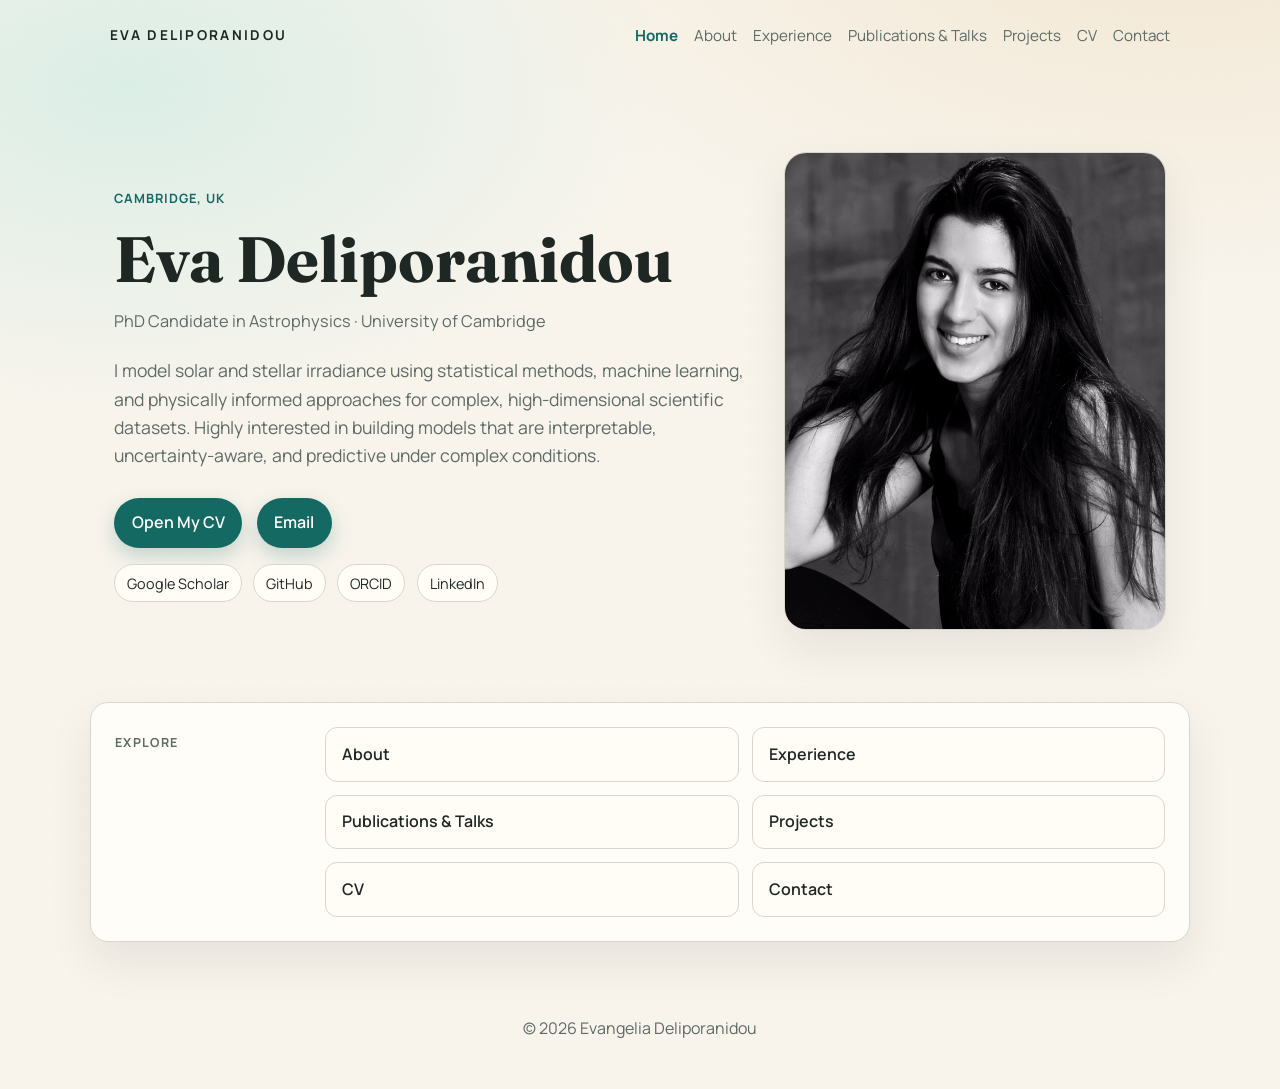
<file: index.html>
<!DOCTYPE html>
<html lang="en">
  <head>
    <meta charset="UTF-8" />
    <meta name="viewport" content="width=device-width, initial-scale=1.0" />
    <title>Evangelia (Eva) Deliporanidou</title>
    <meta
      name="description"
      content="Personal website of Evangelia (Eva) Deliporanidou, PhD candidate in Astrophysics at the University of Cambridge."
    />
    <link rel="preconnect" href="https://fonts.googleapis.com" />
    <link rel="preconnect" href="https://fonts.gstatic.com" crossorigin />
    <link
      href="https://fonts.googleapis.com/css2?family=Fraunces:opsz,wght@9..144,300;9..144,500;9..144,700&family=Manrope:wght@400;500;700&display=swap"
      rel="stylesheet"
    />
    <link rel="stylesheet" href="styles.css" />
  </head>
  <body>
    <div class="grain"></div>
    <header class="site-header">
      <a class="wordmark" href="index.html">EVA DELIPORANIDOU</a>
      <nav class="site-nav" aria-label="Main navigation">
        <a class="active" href="index.html">Home</a>
        <a href="about.html">About</a>
        <a href="experience.html">Experience</a>
        <a href="publications-talks.html">Publications & Talks</a>
        <a href="projects.html">Projects</a>
        <a href="cv.html">CV</a>
        <a href="contact.html">Contact</a>
      </nav>
    </header>

    <main id="top">
      <section class="hero hero-grid reveal">
        <div class="hero-text">
          <p class="eyebrow">Cambridge, UK</p>
          <h1>Eva Deliporanidou</h1>
          <p class="hero-subtitle">PhD Candidate in Astrophysics · University of Cambridge</p>
          <p class="hero-copy">
            I model solar and stellar irradiance using statistical methods,
            machine learning, and physically informed approaches for complex,
            high-dimensional scientific datasets.

            Highly interested in building models that are interpretable, uncertainty-aware, and predictive under complex conditions.
          </p>
          <div class="hero-actions">
            <a class="button" href="cv.html" aria-label="Open my CV page">Open My CV</a>
            <a class="button" href="mailto:evadeliporanidou@gmail.com">Email</a>
          </div>
          <div class="profile-links">
            <a href="https://scholar.google.com/citations?user=Q_pT5YkAAAAJ&hl=en" target="_blank" rel="noopener">Google Scholar</a>
            <a href="https://github.com/evadelip" target="_blank" rel="noopener">GitHub</a>
            <a href="https://orcid.org/0009-0000-0209-4387" target="_blank" rel="noopener">ORCID</a>
            <a href="https://www.linkedin.com/in/evadeliporanidou" target="_blank" rel="noopener">LinkedIn</a>
          </div>
        </div>
        <figure class="hero-photo-wrap">
          <img class="hero-photo" src="/images/IMG_2268.PNG" alt="Portrait of Evangelia Deliporanidou" />
        </figure>
      </section>

      <section class="panel reveal">
        <div class="panel-title">Explore</div>
        <div class="panel-content section-links">
          <a href="about.html">About</a>
          <a href="experience.html">Experience</a>
          <a href="publications-talks.html">Publications & Talks</a>
          <a href="projects.html">Projects</a>
          <a href="cv.html">CV</a>
          <a href="contact.html">Contact</a>
        </div>
      </section>
    </main>

    <footer class="site-footer">
      <p>© <span id="year"></span> Evangelia Deliporanidou</p>
    </footer>

    <script src="script.js"></script>
  </body>
</html>
</file>
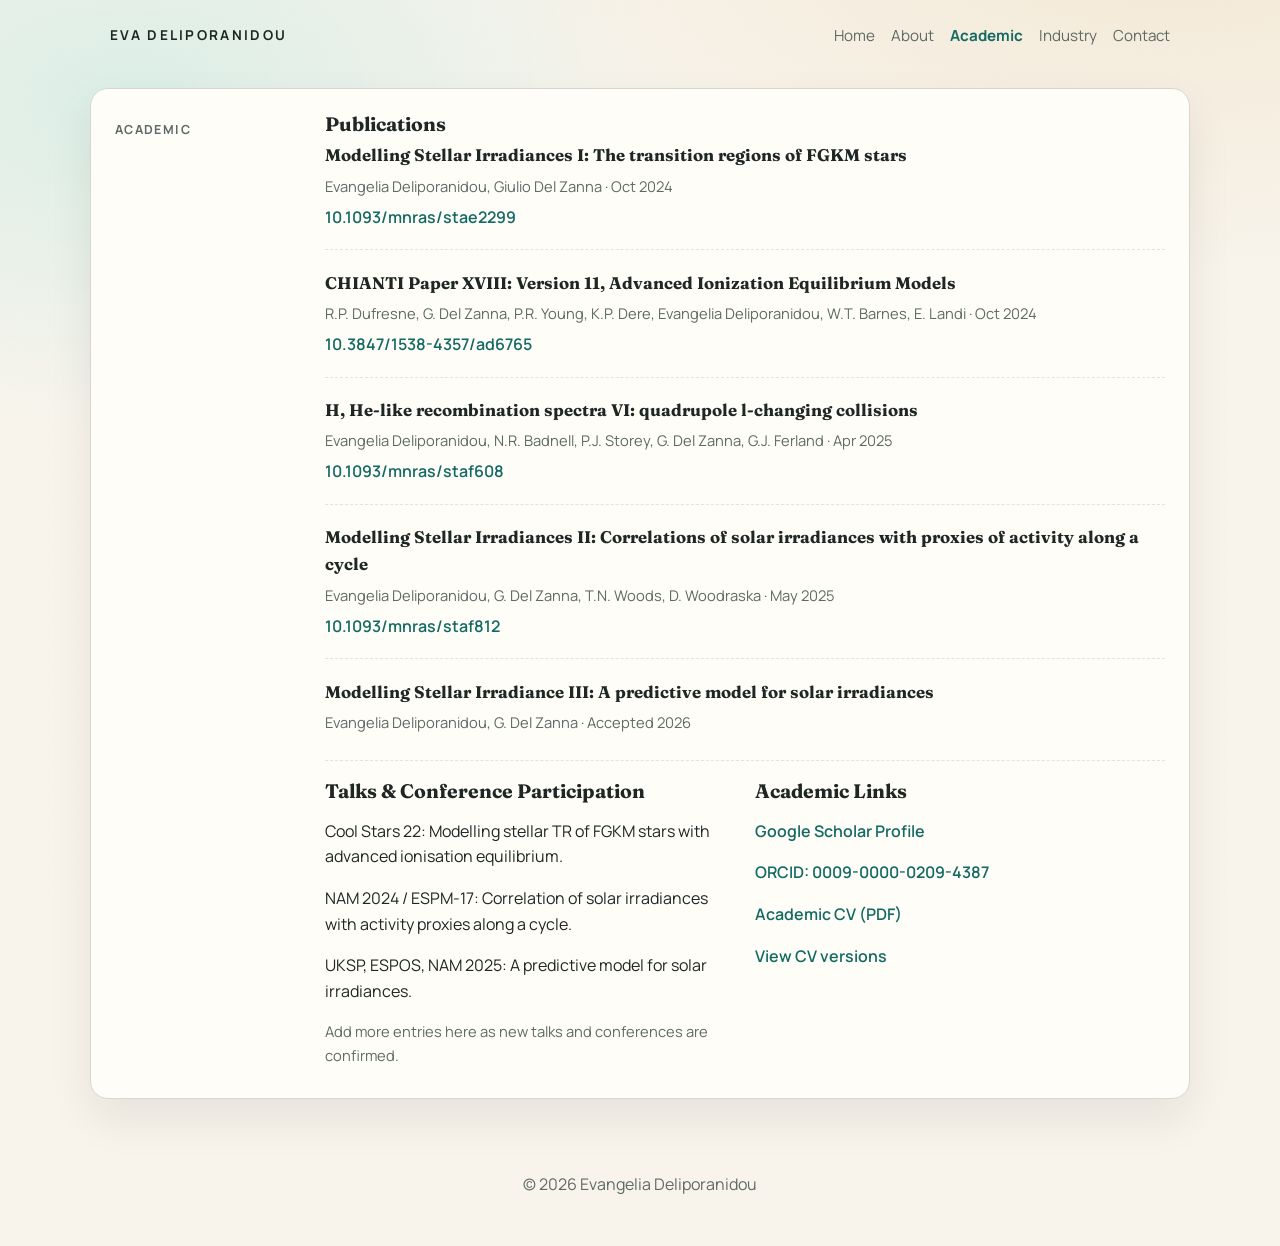
<file: academic.html>
<!DOCTYPE html>
<html lang="en">
  <head>
    <meta charset="UTF-8" />
    <meta name="viewport" content="width=device-width, initial-scale=1.0" />
    <title>Academic | Evangelia Deliporanidou</title>
    <meta
      name="description"
      content="Academic work of Evangelia (Eva) Deliporanidou, including publications, talks, and conference participation."
    />
    <link rel="preconnect" href="https://fonts.googleapis.com" />
    <link rel="preconnect" href="https://fonts.gstatic.com" crossorigin />
    <link
      href="https://fonts.googleapis.com/css2?family=Fraunces:opsz,wght@9..144,300;9..144,500;9..144,700&family=Manrope:wght@400;500;700&display=swap"
      rel="stylesheet"
    />
    <link rel="stylesheet" href="styles.css" />
  </head>
  <body>
    <div class="grain"></div>
    <header class="site-header">
      <a class="wordmark" href="index.html">EVA DELIPORANIDOU</a>
      <nav class="site-nav" aria-label="Main navigation">
        <a href="index.html">Home</a>
        <a href="about.html">About</a>
        <a class="active" href="academic.html">Academic</a>
        <a href="industry.html">Industry</a>
        <a href="contact.html">Contact</a>
      </nav>
    </header>

    <main>
      <section class="panel reveal">
        <div class="panel-title">Academic</div>
        <div class="panel-content section-stack">
          <div>
            <h3>Publications</h3>
            <article>
              <h4>Modelling Stellar Irradiances I: The transition regions of FGKM stars</h4>
              <p class="meta">Evangelia Deliporanidou, Giulio Del Zanna · Oct 2024</p>
              <a href="https://doi.org/10.1093/mnras/stae2299" target="_blank" rel="noopener">10.1093/mnras/stae2299</a>
            </article>
            <article>
              <h4>CHIANTI Paper XVIII: Version 11, Advanced Ionization Equilibrium Models</h4>
              <p class="meta">R.P. Dufresne, G. Del Zanna, P.R. Young, K.P. Dere, Evangelia Deliporanidou, W.T. Barnes, E. Landi · Oct 2024</p>
              <a href="https://doi.org/10.3847/1538-4357/ad6765" target="_blank" rel="noopener">10.3847/1538-4357/ad6765</a>
            </article>
            <article>
              <h4>H, He-like recombination spectra VI: quadrupole l-changing collisions</h4>
              <p class="meta">Evangelia Deliporanidou, N.R. Badnell, P.J. Storey, G. Del Zanna, G.J. Ferland · Apr 2025</p>
              <a href="https://doi.org/10.1093/mnras/staf608" target="_blank" rel="noopener">10.1093/mnras/staf608</a>
            </article>
            <article>
              <h4>Modelling Stellar Irradiances II: Correlations of solar irradiances with proxies of activity along a cycle</h4>
              <p class="meta">Evangelia Deliporanidou, G. Del Zanna, T.N. Woods, D. Woodraska · May 2025</p>
              <a href="https://doi.org/10.1093/mnras/staf812" target="_blank" rel="noopener">10.1093/mnras/staf812</a>
            </article>
            <article>
              <h4>Modelling Stellar Irradiance III: A predictive model for solar irradiances</h4>
              <p class="meta">Evangelia Deliporanidou, G. Del Zanna · Accepted 2026</p>
            </article>
          </div>
          <div class="two-col">
            <div>
              <h3>Talks & Conference Participation</h3>
              <p>Cool Stars 22: Modelling stellar TR of FGKM stars with advanced ionisation equilibrium.</p>
              <p>NAM 2024 / ESPM-17: Correlation of solar irradiances with activity proxies along a cycle.</p>
              <p>UKSP, ESPOS, NAM 2025: A predictive model for solar irradiances.</p>
              <p class="meta">Add more entries here as new talks and conferences are confirmed.</p>
            </div>
            <div>
              <h3>Academic Links</h3>
              <p><a href="https://scholar.google.com" target="_blank" rel="noopener">Google Scholar Profile</a></p>
              <p><a href="https://orcid.org/0009-0000-0209-4387" target="_blank" rel="noopener">ORCID: 0009-0000-0209-4387</a></p>
              <p><a href="CV_Academic_EvaDeli.pdf" target="_blank" rel="noopener">Academic CV (PDF)</a></p>
              <p><a href="cv.html">View CV versions</a></p>
            </div>
          </div>
        </div>
      </section>
    </main>

    <footer class="site-footer">
      <p>© <span id="year"></span> Evangelia Deliporanidou</p>
    </footer>

    <script src="script.js"></script>
  </body>
</html>
</file>
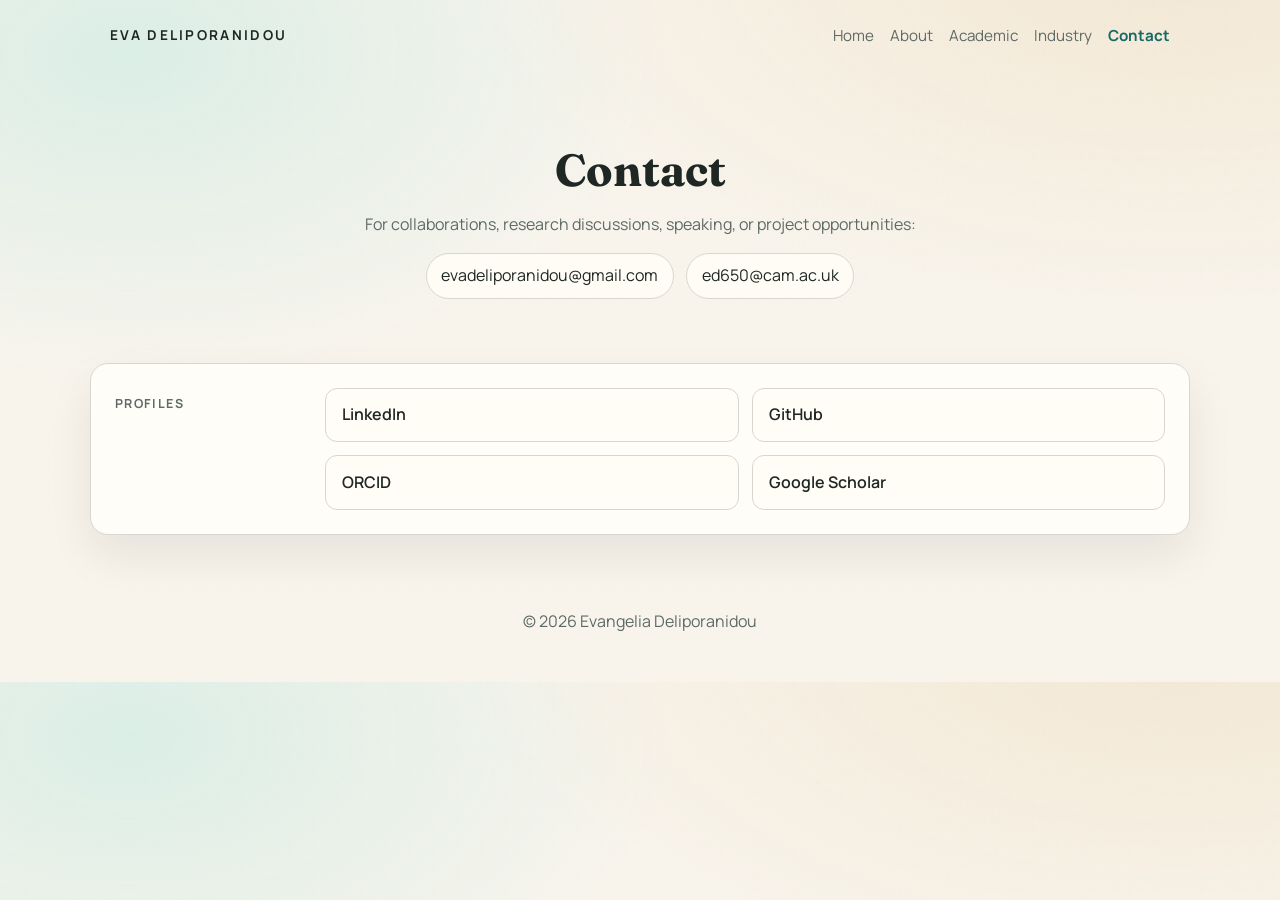
<file: contact.html>
<!DOCTYPE html>
<html lang="en">
  <head>
    <meta charset="UTF-8" />
    <meta name="viewport" content="width=device-width, initial-scale=1.0" />
    <title>Contact | Evangelia Deliporanidou</title>
    <meta
      name="description"
      content="Contact details and profile links for Evangelia (Eva) Deliporanidou."
    />
    <link rel="preconnect" href="https://fonts.googleapis.com" />
    <link rel="preconnect" href="https://fonts.gstatic.com" crossorigin />
    <link
      href="https://fonts.googleapis.com/css2?family=Fraunces:opsz,wght@9..144,300;9..144,500;9..144,700&family=Manrope:wght@400;500;700&display=swap"
      rel="stylesheet"
    />
    <link rel="stylesheet" href="styles.css" />
  </head>
  <body>
    <div class="grain"></div>
    <header class="site-header">
      <a class="wordmark" href="index.html">EVA DELIPORANIDOU</a>
      <nav class="site-nav" aria-label="Main navigation">
        <a href="index.html">Home</a>
        <a href="about.html">About</a>
        <a href="academic.html">Academic</a>
        <a href="industry.html">Industry</a>
        <a class="active" href="contact.html">Contact</a>
      </nav>
    </header>

    <main>
      <section class="contact reveal">
        <h2>Contact</h2>
        <p>For collaborations, research discussions, speaking, or project opportunities:</p>
        <div class="contact-links">
          <a href="mailto:evadeliporanidou@gmail.com">evadeliporanidou@gmail.com</a>
          <a href="mailto:ed650@cam.ac.uk">ed650@cam.ac.uk</a>
        </div>
      </section>

      <section class="panel reveal">
        <div class="panel-title">Profiles</div>
        <div class="panel-content section-links">
          <a href="https://www.linkedin.com/in/evadeliporanidou" target="_blank" rel="noopener">LinkedIn</a>
          <a href="https://github.com/evadelip" target="_blank" rel="noopener">GitHub</a>
          <a href="https://orcid.org/0009-0000-0209-4387" target="_blank" rel="noopener">ORCID</a>
          <a href="https://scholar.google.com" target="_blank" rel="noopener">Google Scholar</a>
        </div>
      </section>
    </main>

    <footer class="site-footer">
      <p>© <span id="year"></span> Evangelia Deliporanidou</p>
    </footer>

    <script src="script.js"></script>
  </body>
</html>
</file>
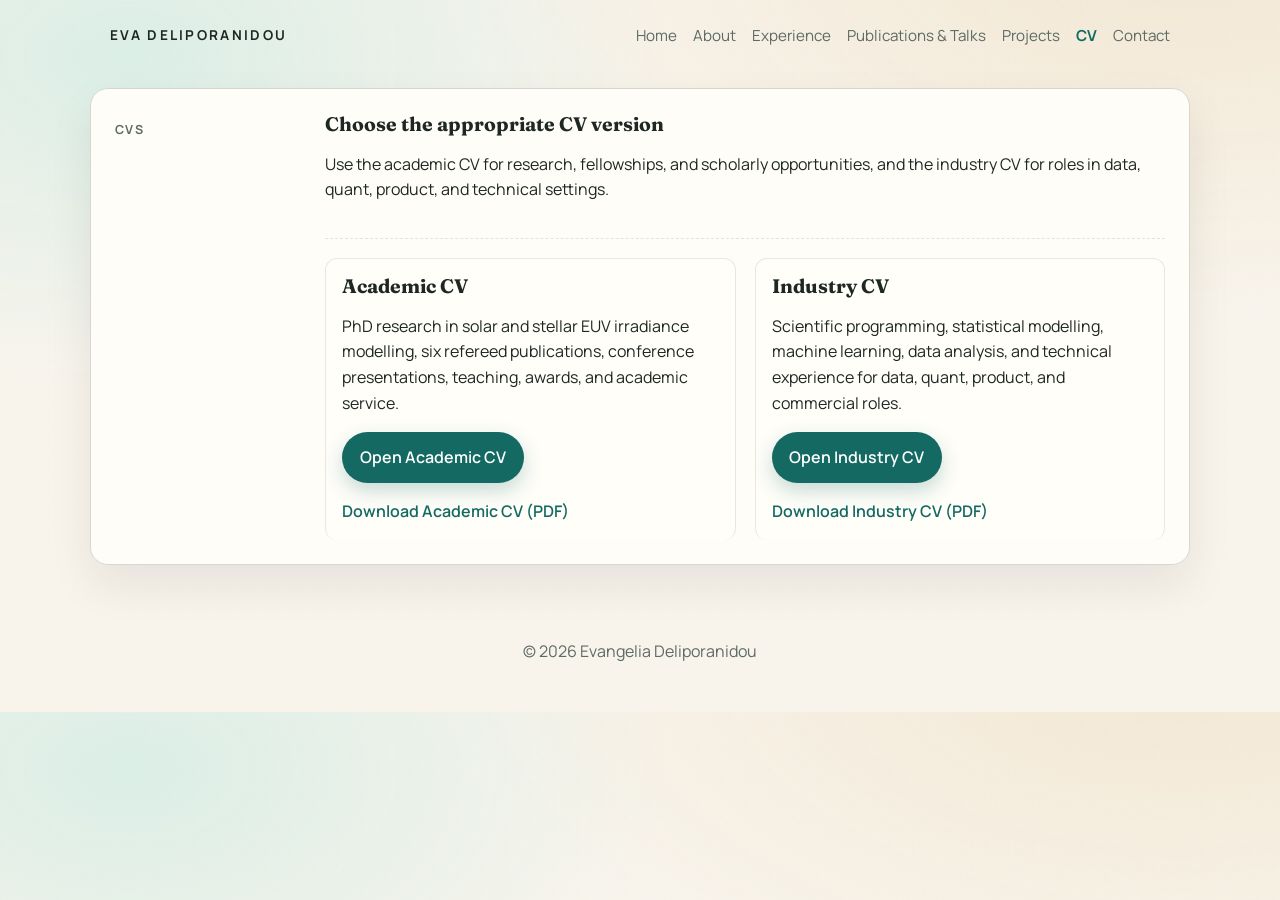
<file: cv.html>
<!DOCTYPE html>
<html lang="en">
  <head>
    <meta charset="UTF-8" />
    <meta name="viewport" content="width=device-width, initial-scale=1.0" />
    <title>CVs | Evangelia Deliporanidou</title>
    <meta
      name="description"
      content="Academic and industry CV versions for Evangelia (Eva) Deliporanidou."
    />
    <link rel="preconnect" href="https://fonts.googleapis.com" />
    <link rel="preconnect" href="https://fonts.gstatic.com" crossorigin />
    <link
      href="https://fonts.googleapis.com/css2?family=Fraunces:opsz,wght@9..144,300;9..144,500;9..144,700&family=Manrope:wght@400;500;700&display=swap"
      rel="stylesheet"
    />
    <link rel="stylesheet" href="styles.css" />
  </head>
  <body>
    <div class="grain"></div>
    <header class="site-header">
      <a class="wordmark" href="index.html">EVA DELIPORANIDOU</a>
      <nav class="site-nav" aria-label="Main navigation">
        <a href="index.html">Home</a>
        <a href="about.html">About</a>
        <a href="experience.html">Experience</a>
        <a href="publications-talks.html">Publications & Talks</a>
        <a href="projects.html">Projects</a>
        <a class="active" href="cv.html">CV</a>
        <a href="contact.html">Contact</a>
      </nav>
    </header>

    <main>
      <section class="panel reveal">
        <div class="panel-title">CVs</div>
        <div class="panel-content section-stack">
          <div>
            <h3>Choose the appropriate CV version</h3>
            <p>
              Use the academic CV for research, fellowships, and scholarly opportunities,
              and the industry CV for roles in data, quant, product, and technical settings.
            </p>
          </div>

          <div class="two-col">
            <div class="subsection">
              <h3>Academic CV</h3>
              <p>
                PhD research in solar and stellar EUV irradiance modelling, six refereed publications,
                conference presentations, teaching, awards, and academic service.
              </p>
              <p>
                <a
                  class="button"
                  href="CV_Academic_EvaDeli.pdf"
                  target="_blank"
                  rel="noopener"
                  aria-label="Open the academic CV PDF in a new tab"
                >Open Academic CV</a>
              </p>
              <p><a href="CV_Academic_EvaDeli.pdf" download>Download Academic CV (PDF)</a></p>
            </div>


            <div class="subsection">
              <h3>Industry CV</h3>
              <p>
                Scientific programming, statistical modelling, machine learning, data analysis, and
                technical experience for data, quant, product, and commercial roles.
              </p>
              <p>
                <a
                  class="button"
                  href="CV_EvaDeli.pdf"
                  target="_blank"
                  rel="noopener"
                  aria-label="Open the industry CV PDF in a new tab"
                >Open Industry CV</a>
              </p>
              <p><a href="CV_EvaDeli.pdf" download>Download Industry CV (PDF)</a></p>
            </div>
          </div>

        </div>
      </section>
    </main>

    <footer class="site-footer">
      <p>© <span id="year"></span> Evangelia Deliporanidou</p>
    </footer>

    <script src="script.js"></script>
  </body>
</html>
</file>
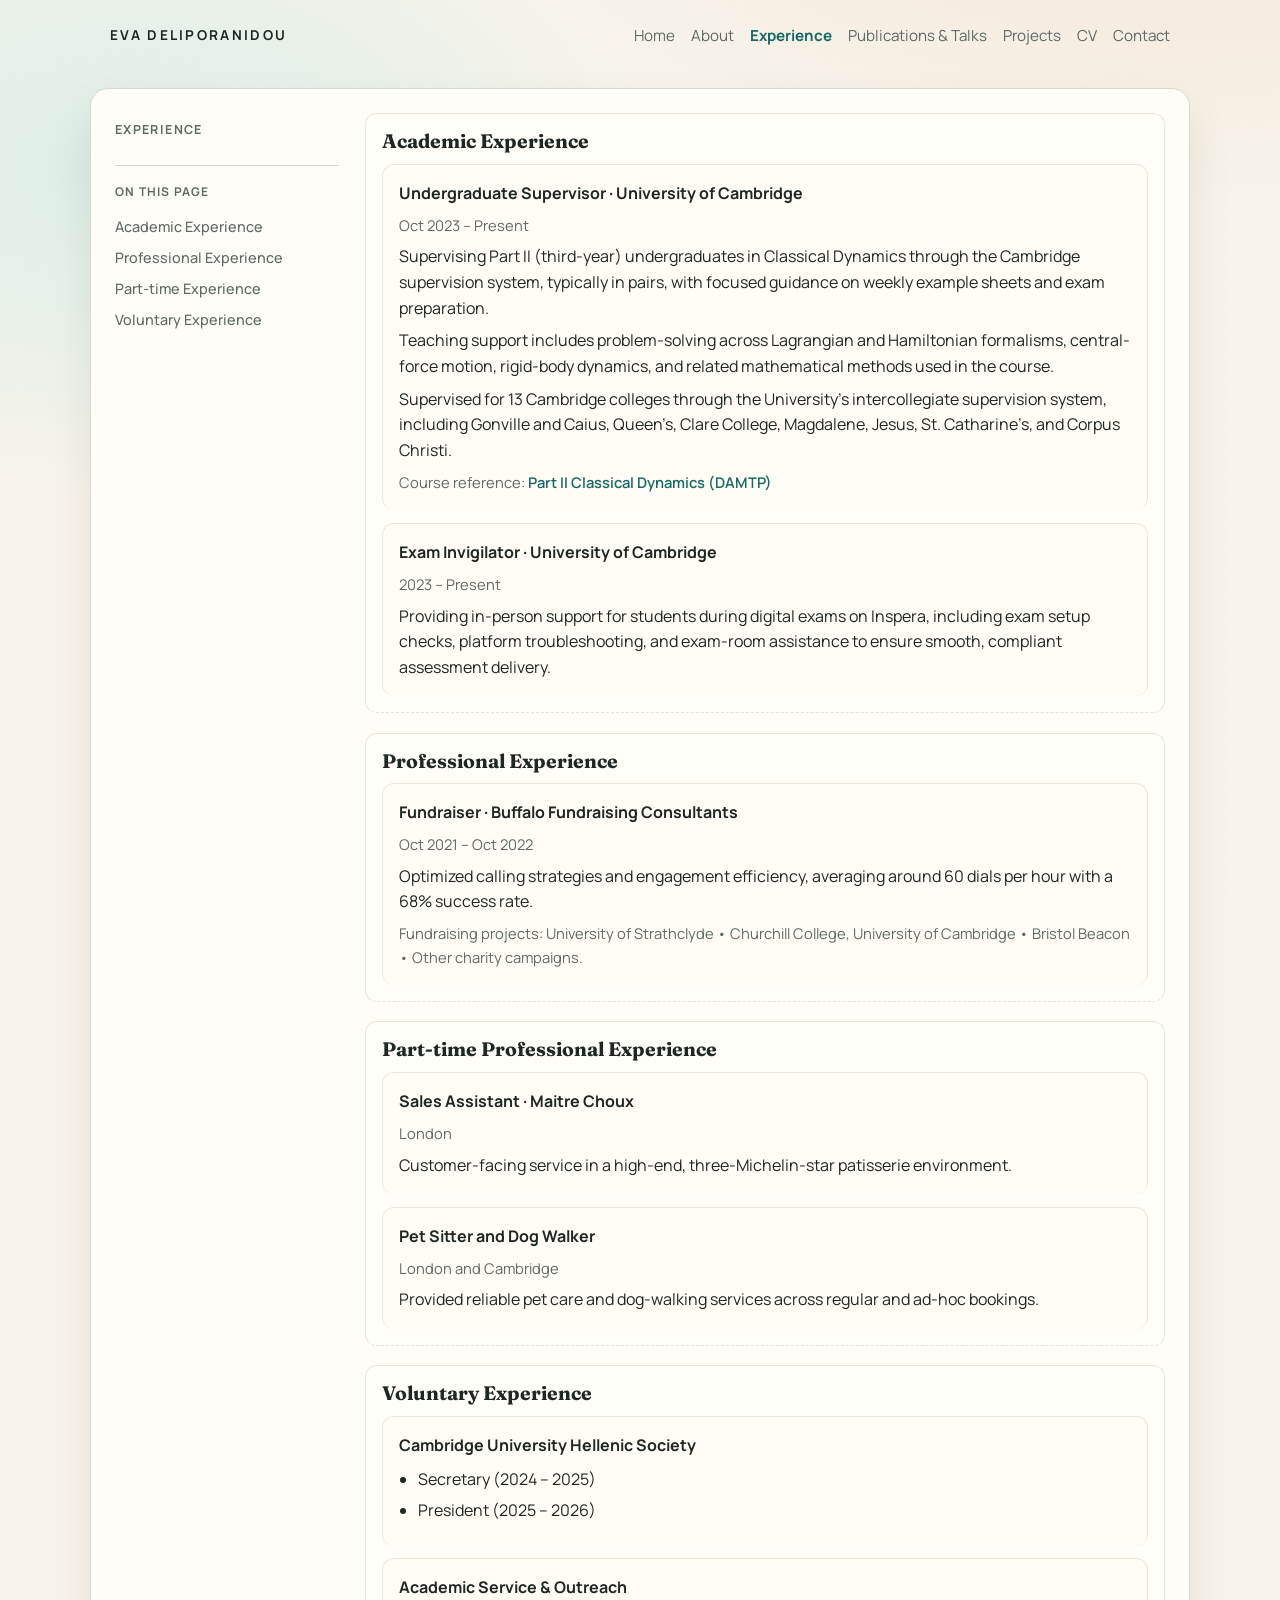
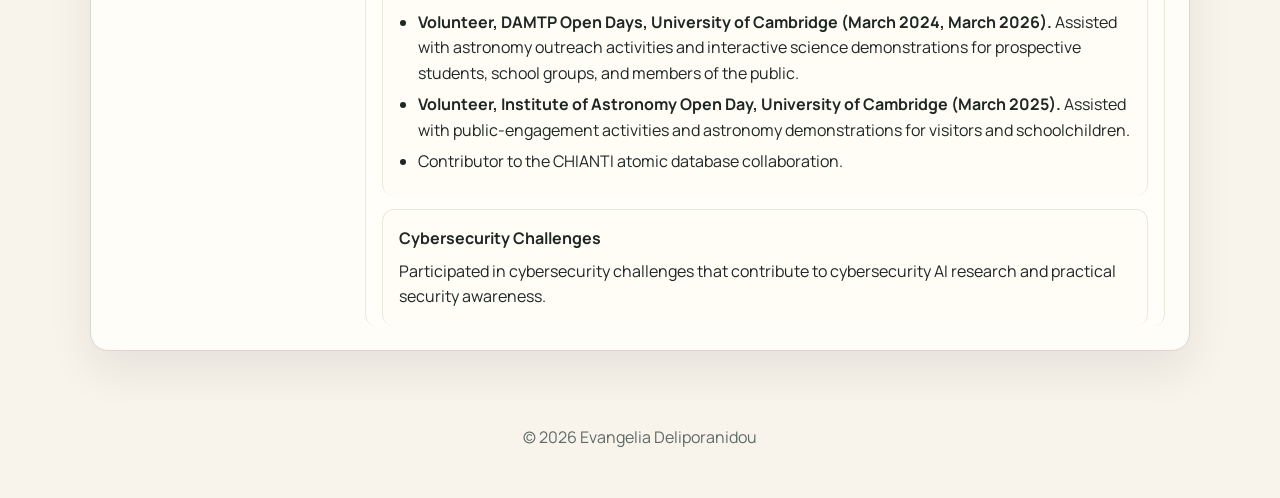
<file: experience.html>
<!DOCTYPE html>
<html lang="en">

<head>
  <meta charset="UTF-8" />
  <meta name="viewport" content="width=device-width, initial-scale=1.0" />
  <title>Experience | Evangelia Deliporanidou</title>
  <meta name="description" content="Academic and professional experience of Evangelia (Eva) Deliporanidou." />
  <link rel="preconnect" href="https://fonts.googleapis.com" />
  <link rel="preconnect" href="https://fonts.gstatic.com" crossorigin />
  <link
    href="https://fonts.googleapis.com/css2?family=Fraunces:opsz,wght@9..144,300;9..144,500;9..144,700&family=Manrope:wght@400;500;700&display=swap"
    rel="stylesheet" />
  <link rel="stylesheet" href="styles.css" />
</head>

<body>
  <div class="grain"></div>
  <header class="site-header">
    <a class="wordmark" href="index.html">EVA DELIPORANIDOU</a>
    <nav class="site-nav" aria-label="Main navigation">
      <a href="index.html">Home</a>
      <a href="about.html">About</a>
      <a class="active" href="experience.html">Experience</a>
      <a href="publications-talks.html">Publications & Talks</a>
      <a href="projects.html">Projects</a>
      <a href="cv.html">CV</a>
      <a href="contact.html">Contact</a>
    </nav>
  </header>

  <main>
    <section class="panel experience-panel reveal">
      <div class="panel-title">Experience</div>

      <nav class="experience-sidebar" aria-label="Experience page sections">
        <p class="experience-sidebar-title">On this page</p>
        <a href="#academic-experience">Academic Experience</a>
        <a href="#professional-experience">Professional Experience</a>
        <a href="#part-time-experience">Part-time Experience</a>
        <a href="#voluntary-experience">Voluntary Experience</a>
      </nav>

      <div class="panel-content section-stack">
        <div class="subsection" id="academic-experience">
          <h3>Academic Experience</h3>

          <article>
            <h4>Undergraduate Supervisor · University of Cambridge</h4>
            <p class="meta">Oct 2023 – Present</p>
            <p>
              Supervising Part II (third-year) undergraduates in Classical Dynamics through the Cambridge supervision
              system, typically in pairs, with focused guidance on weekly example sheets and exam preparation.
            </p>
            <p>
              Teaching support includes problem-solving across Lagrangian and Hamiltonian formalisms, central-force
              motion, rigid-body dynamics, and related mathematical methods used in the course.
            </p>
            <p>
              Supervised for 13 Cambridge colleges through the University’s intercollegiate supervision system,
              including Gonville and Caius, Queen’s, Clare College, Magdalene, Jesus, St. Catharine’s, and Corpus
              Christi.
            </p>
            <p class="meta">
              Course reference:
              <a href="https://www.damtp.cam.ac.uk/user/tong/dynamics/dynhtml/dyn.html" target="_blank" rel="noopener">
                Part II Classical Dynamics (DAMTP)
              </a>
            </p>
          </article>

          <article>
            <h4>Exam Invigilator · University of Cambridge</h4>
            <p class="meta">2023 – Present</p>
            <p>
              Providing in-person support for students during digital exams on Inspera, including exam setup checks,
              platform troubleshooting, and exam-room assistance to ensure smooth, compliant assessment delivery.
            </p>
          </article>
        </div>

        <div class="subsection" id="professional-experience">
          <h3>Professional Experience</h3>

          <article>
            <h4>Fundraiser · Buffalo Fundraising Consultants</h4>
            <p class="meta">Oct 2021 – Oct 2022</p>
            <p>
              Optimized calling strategies and engagement efficiency, averaging around 60 dials per hour with a 68%
              success rate.
            </p>
            <p class="meta">
              Fundraising projects: University of Strathclyde &bull; Churchill College, University of Cambridge &bull;
              Bristol Beacon &bull; Other charity campaigns.
            </p>
          </article>
        </div>

        <div class="subsection" id="part-time-experience">
          <h3>Part-time Professional Experience</h3>

          <article>
            <h4>Sales Assistant · Maitre Choux</h4>
            <p class="meta">London</p>
            <p>
              Customer-facing service in a high-end, three-Michelin-star patisserie environment.
            </p>
          </article>

          <article>
            <h4>Pet Sitter and Dog Walker</h4>
            <p class="meta">London and Cambridge</p>
            <p>
              Provided reliable pet care and dog-walking services across regular and ad-hoc bookings.
            </p>
          </article>
        </div>

        <div class="subsection" id="voluntary-experience">
          <h3>Voluntary Experience</h3>

          <article>
            <h4>Cambridge University Hellenic Society</h4>
            <ul>
              <li>Secretary (2024 – 2025)</li>
              <li>President (2025 – 2026)</li>
            </ul>
          </article>

          <article>
            <h4>Academic Service &amp; Outreach</h4>
            <ul>
              <li>
                <strong>Volunteer, DAMTP Open Days, University of Cambridge (March 2024, March 2026).</strong>
                Assisted with astronomy outreach activities and interactive science demonstrations for prospective
                students, school groups, and members of the public.
              </li>
              <li>
                <strong>Volunteer, Institute of Astronomy Open Day, University of Cambridge (March 2025).</strong>
                Assisted with public-engagement activities and astronomy demonstrations for visitors and schoolchildren.
              </li>
              <li>Contributor to the CHIANTI atomic database collaboration.</li>
            </ul>
          </article>

          <article>
            <h4>Cybersecurity Challenges</h4>
            <p>
              Participated in cybersecurity challenges that contribute to cybersecurity AI research and practical
              security awareness.
            </p>
          </article>
        </div>
      </div>
    </section>
  </main>

  <footer class="site-footer">
    <p>© <span id="year"></span> Evangelia Deliporanidou</p>
  </footer>

  <script src="script.js"></script>
</body>

</html>
</file>
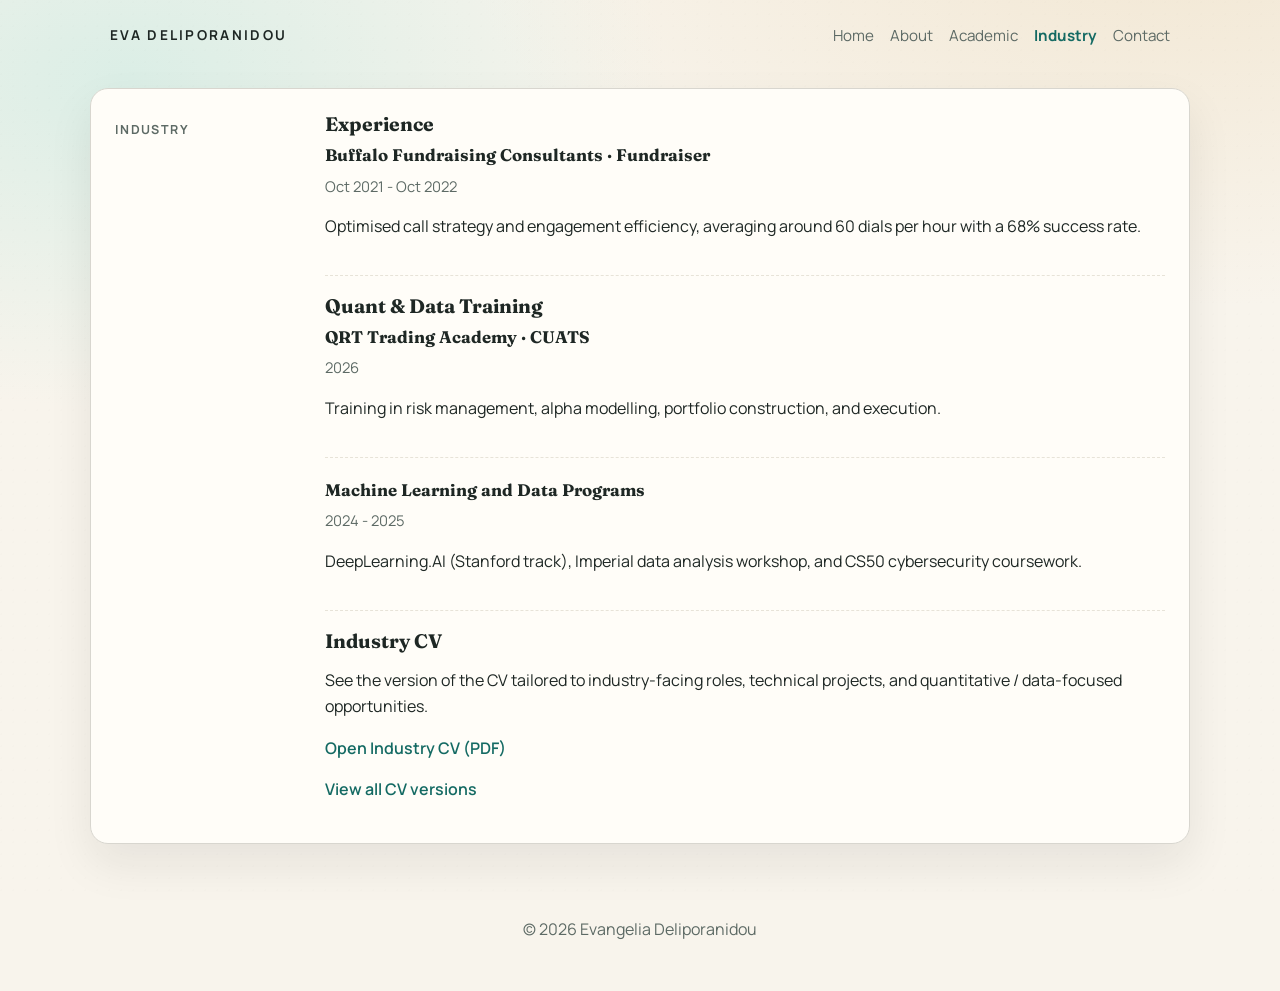
<file: industry.html>
<!DOCTYPE html>
<html lang="en">
  <head>
    <meta charset="UTF-8" />
    <meta name="viewport" content="width=device-width, initial-scale=1.0" />
    <title>Industry | Evangelia Deliporanidou</title>
    <meta
      name="description"
      content="Industry-facing projects and experience of Evangelia (Eva) Deliporanidou."
    />
    <link rel="preconnect" href="https://fonts.googleapis.com" />
    <link rel="preconnect" href="https://fonts.gstatic.com" crossorigin />
    <link
      href="https://fonts.googleapis.com/css2?family=Fraunces:opsz,wght@9..144,300;9..144,500;9..144,700&family=Manrope:wght@400;500;700&display=swap"
      rel="stylesheet"
    />
    <link rel="stylesheet" href="styles.css" />
  </head>
  <body>
    <div class="grain"></div>
    <header class="site-header">
      <a class="wordmark" href="index.html">EVA DELIPORANIDOU</a>
      <nav class="site-nav" aria-label="Main navigation">
        <a href="index.html">Home</a>
        <a href="about.html">About</a>
        <a href="academic.html">Academic</a>
        <a class="active" href="industry.html">Industry</a>
        <a href="contact.html">Contact</a>
      </nav>
    </header>

    <main>
      <section class="panel reveal">
        <div class="panel-title">Industry</div>
        <div class="panel-content section-stack">
          <div>
            <h3>Experience</h3>
            <article>
              <h4>Buffalo Fundraising Consultants · Fundraiser</h4>
              <p class="meta">Oct 2021 - Oct 2022</p>
              <p>Optimised call strategy and engagement efficiency, averaging around 60 dials per hour with a 68% success rate.</p>
            </article>
          </div>
          <div>
            <h3>Quant & Data Training</h3>
            <article>
              <h4>QRT Trading Academy · CUATS</h4>
              <p class="meta">2026</p>
              <p>Training in risk management, alpha modelling, portfolio construction, and execution.</p>
            </article>
            <article>
              <h4>Machine Learning and Data Programs</h4>
              <p class="meta">2024 - 2025</p>
              <p>DeepLearning.AI (Stanford track), Imperial data analysis workshop, and CS50 cybersecurity coursework.</p>
            </article>
          </div>
          <div>
            <h3>Industry CV</h3>
            <p>
              See the version of the CV tailored to industry-facing roles, technical projects,
              and quantitative / data-focused opportunities.
            </p>
            <p><a href="CV_EvaDeli.pdf" target="_blank" rel="noopener">Open Industry CV (PDF)</a></p>
            <p><a href="cv.html">View all CV versions</a></p>
          </div>
        </div>
      </section>
    </main>

    <footer class="site-footer">
      <p>© <span id="year"></span> Evangelia Deliporanidou</p>
    </footer>

    <script src="script.js"></script>
  </body>
</html>
</file>
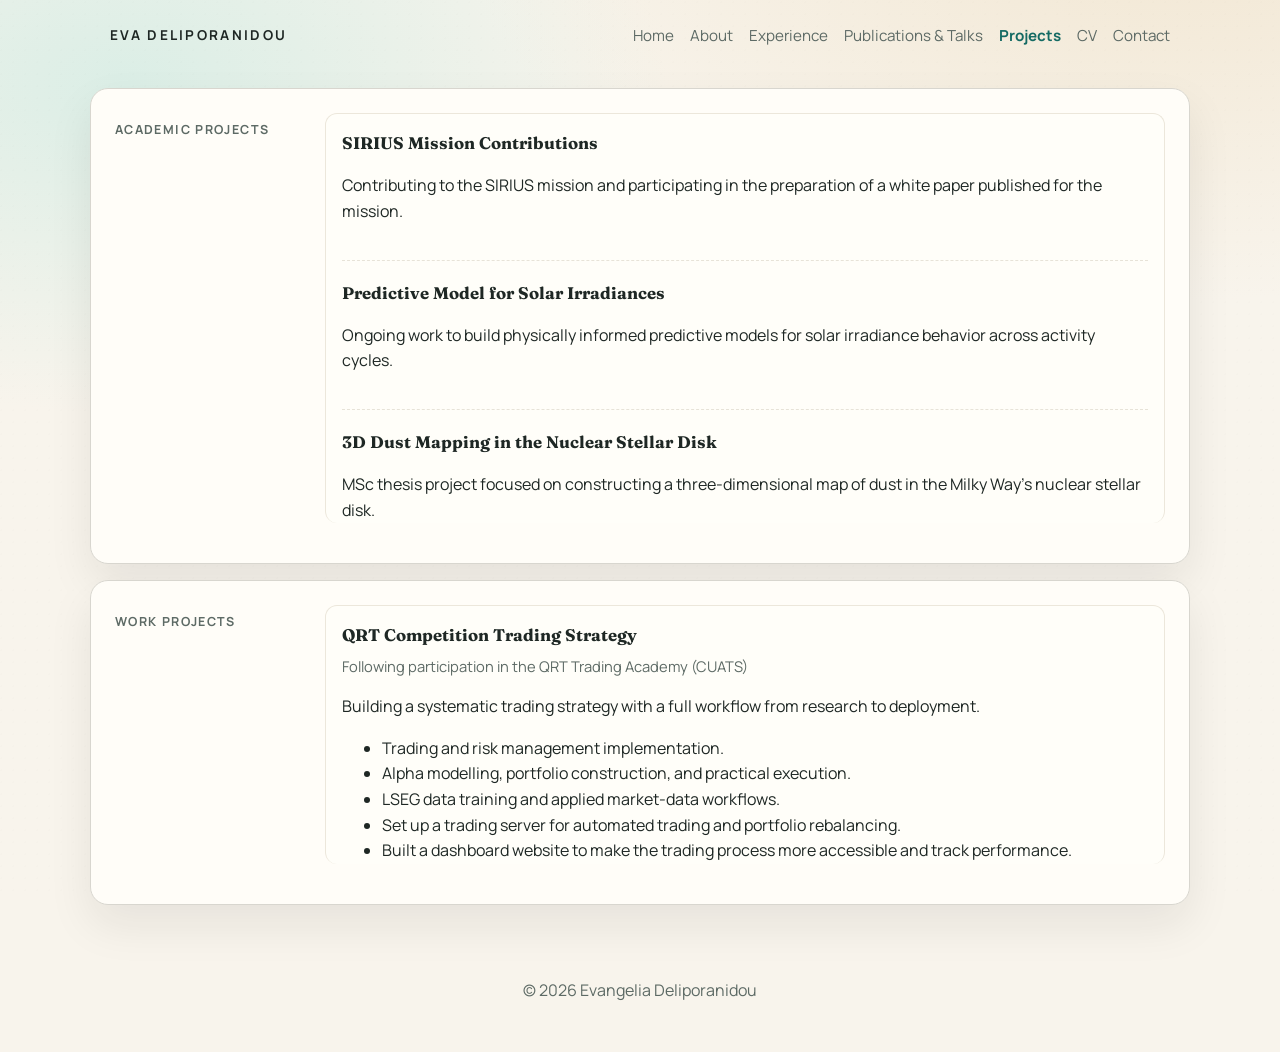
<file: projects.html>
<!DOCTYPE html>
<html lang="en">
  <head>
    <meta charset="UTF-8" />
    <meta name="viewport" content="width=device-width, initial-scale=1.0" />
    <title>Projects | Evangelia Deliporanidou</title>
    <meta
      name="description"
      content="Projects of Evangelia (Eva) Deliporanidou across academic and industry-focused work."
    />
    <link rel="preconnect" href="https://fonts.googleapis.com" />
    <link rel="preconnect" href="https://fonts.gstatic.com" crossorigin />
    <link
      href="https://fonts.googleapis.com/css2?family=Fraunces:opsz,wght@9..144,300;9..144,500;9..144,700&family=Manrope:wght@400;500;700&display=swap"
      rel="stylesheet"
    />
    <link rel="stylesheet" href="styles.css" />
  </head>
  <body>
    <div class="grain"></div>
    <header class="site-header">
      <a class="wordmark" href="index.html">EVA DELIPORANIDOU</a>
      <nav class="site-nav" aria-label="Main navigation">
        <a href="index.html">Home</a>
        <a href="about.html">About</a>
        <a href="experience.html">Experience</a>
        <a href="publications-talks.html">Publications & Talks</a>
        <a class="active" href="projects.html">Projects</a>
        <a href="cv.html">CV</a>
        <a href="contact.html">Contact</a>
      </nav>
    </header>

    <main>
      <section class="panel reveal">
        <div class="panel-title">Academic Projects</div>
        <div class="panel-content section-stack">
          <div class="subsection">
            <article>
              <h4>SIRIUS Mission Contributions</h4>
              <p>
                Contributing to the SIRIUS mission and participating in the
                preparation of a white paper published for the mission.
              </p>
            </article>
            <article>
              <h4>Predictive Model for Solar Irradiances</h4>
              <p>
                Ongoing work to build physically informed predictive models for
                solar irradiance behavior across activity cycles.
              </p>
            </article>
            <article>
              <h4>3D Dust Mapping in the Nuclear Stellar Disk</h4>
              <p>
                MSc thesis project focused on constructing a three-dimensional map
                of dust in the Milky Way's nuclear stellar disk.
              </p>
            </article>
          </div>
        </div>
      </section>

      <section class="panel reveal">
        <div class="panel-title">Work Projects</div>
        <div class="panel-content section-stack">
          <div class="subsection">
            <article>
              <h4>QRT Competition Trading Strategy</h4>
              <p class="meta">Following participation in the QRT Trading Academy (CUATS)</p>
              <p>
                Building a systematic trading strategy with a full workflow from
                research to deployment.
              </p>
              <ul>
                <li>Trading and risk management implementation.</li>
                <li>Alpha modelling, portfolio construction, and practical execution.</li>
                <li>LSEG data training and applied market-data workflows.</li>
                <li>Set up a trading server for automated trading and portfolio rebalancing.</li>
                <li>Built a dashboard website to make the trading process more accessible and track performance.</li>
              </ul>
            </article>
          </div>
        </div>
      </section>

    </main>

    <footer class="site-footer">
      <p>© <span id="year"></span> Evangelia Deliporanidou</p>
    </footer>

    <script src="script.js"></script>
  </body>
</html>
</file>
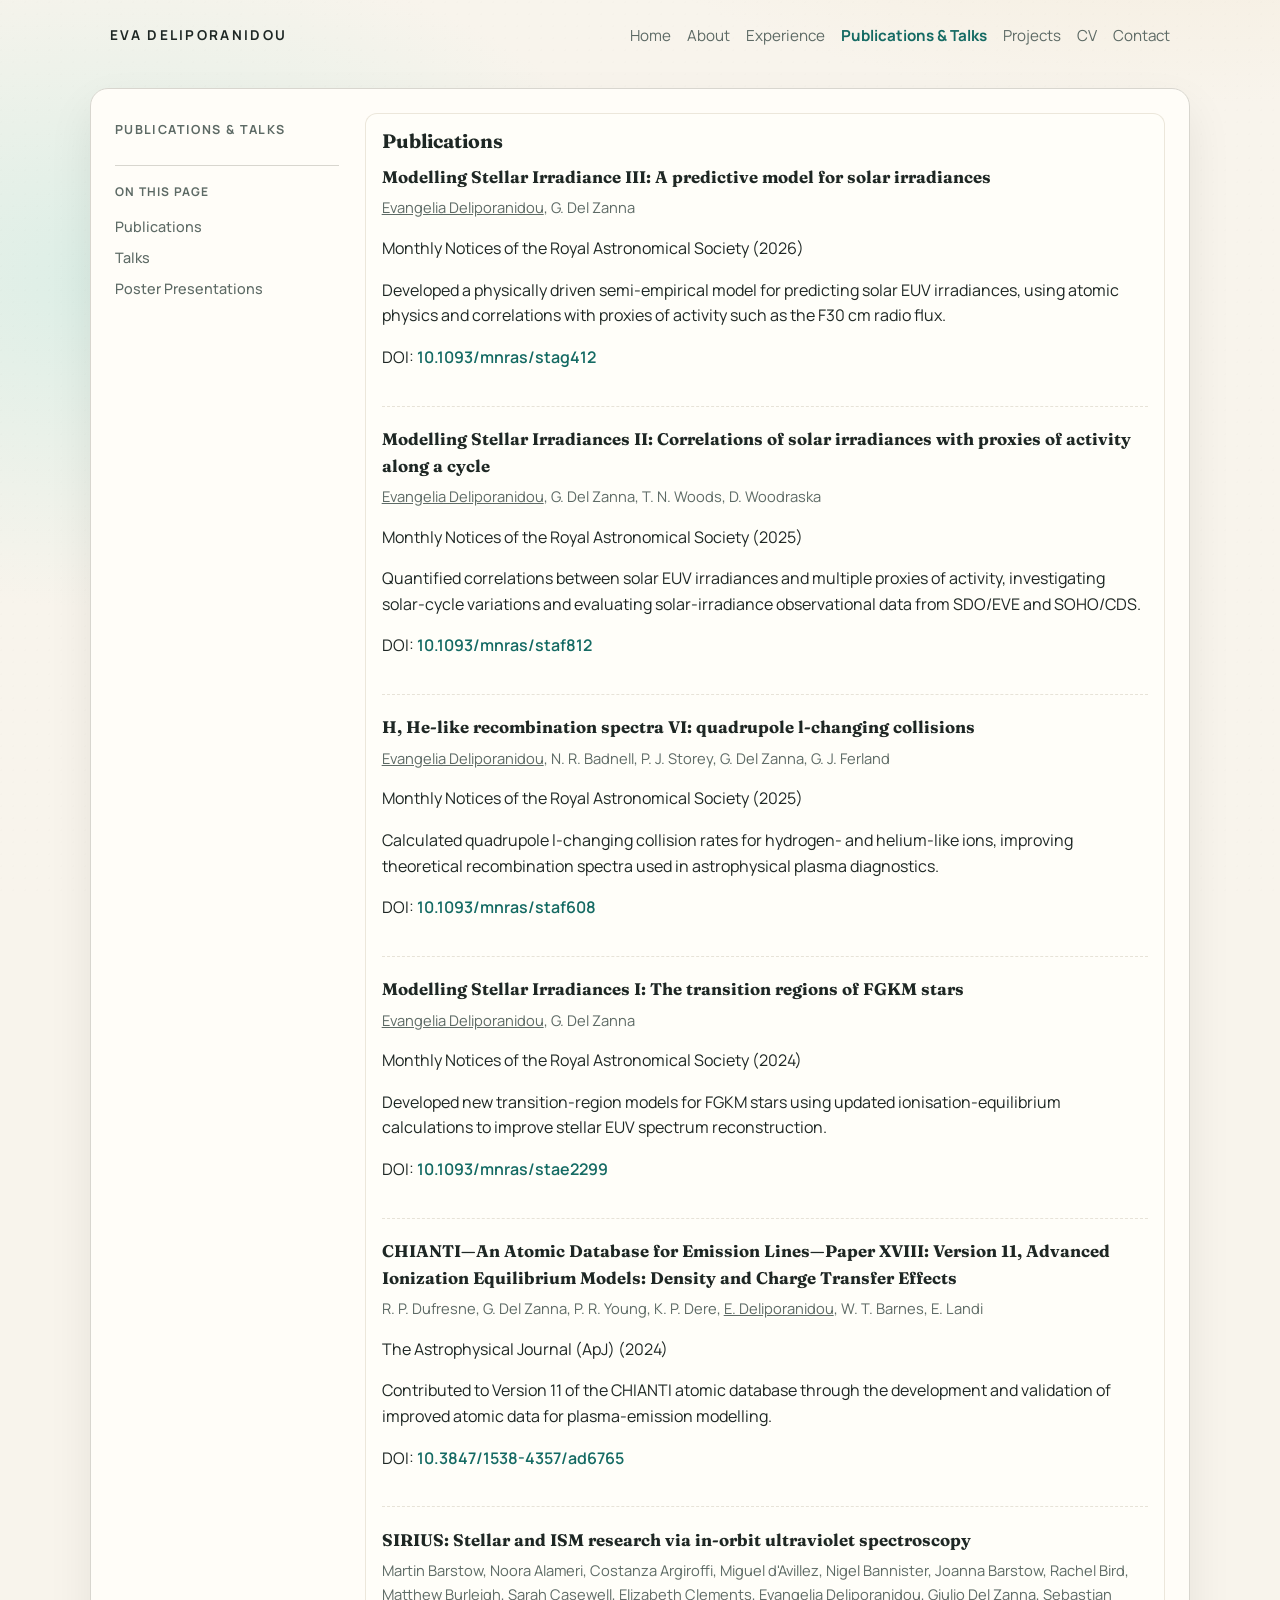
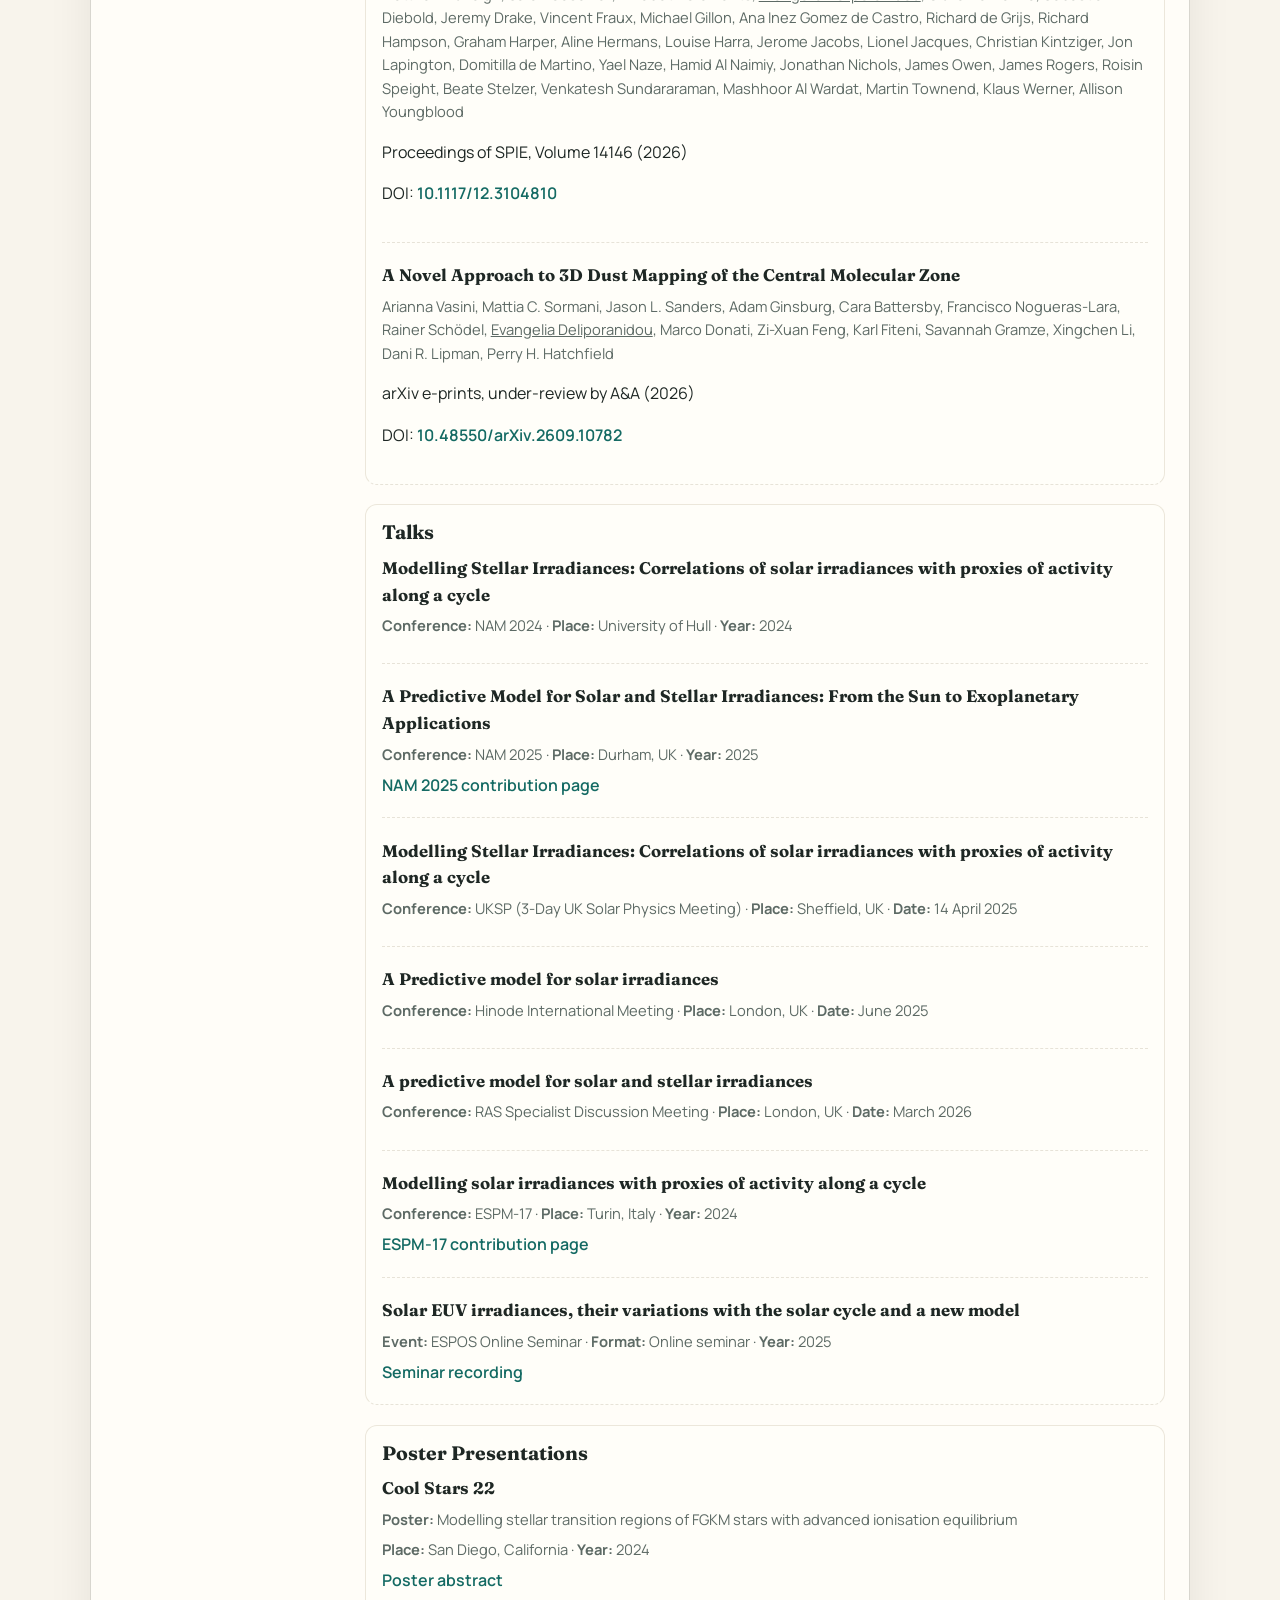
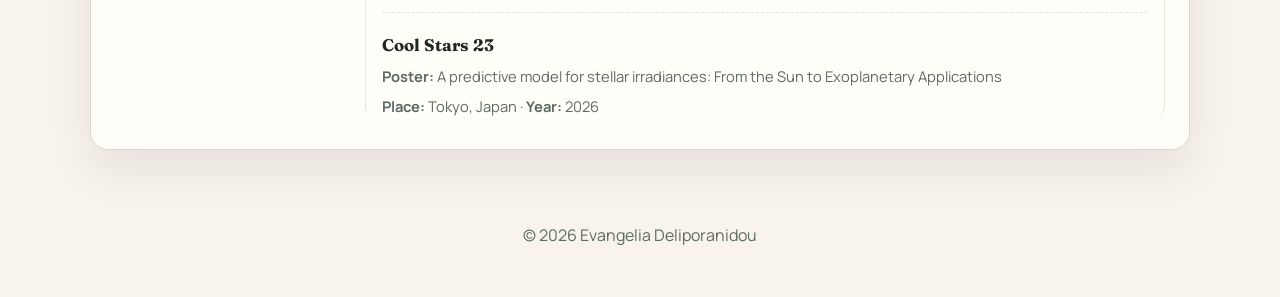
<file: publications-talks.html>
<!DOCTYPE html>
<html lang="en">

<head>
  <meta charset="UTF-8" />
  <meta name="viewport" content="width=device-width, initial-scale=1.0" />
  <title>Publications & Talks | Evangelia Deliporanidou</title>
  <meta name="description"
    content="Publications, talks, and conference participation of Evangelia (Eva) Deliporanidou." />
  <link rel="preconnect" href="https://fonts.googleapis.com" />
  <link rel="preconnect" href="https://fonts.gstatic.com" crossorigin />
  <link
    href="https://fonts.googleapis.com/css2?family=Fraunces:opsz,wght@9..144,300;9..144,500;9..144,700&family=Manrope:wght@400;500;700&display=swap"
    rel="stylesheet" />
  <link rel="stylesheet" href="styles.css" />
</head>

<body>
  <div class="grain"></div>
  <header class="site-header">
    <a class="wordmark" href="index.html">EVA DELIPORANIDOU</a>
    <nav class="site-nav" aria-label="Main navigation">
      <a href="index.html">Home</a>
      <a href="about.html">About</a>
      <a href="experience.html">Experience</a>
      <a class="active" href="publications-talks.html">Publications & Talks</a>
      <a href="projects.html">Projects</a>
      <a href="cv.html">CV</a>
      <a href="contact.html">Contact</a>
    </nav>
  </header>

  <main>
    <section class="panel publications-panel reveal">
      <div class="panel-title">Publications &amp; Talks</div>
      <nav class="publications-sidebar" aria-label="Publications and talks sections">
        <p class="publications-sidebar-title">On this page</p>
        <a href="#publications">Publications</a>
        <a href="#talks">Talks</a>
        <a href="#posters">Poster Presentations</a>
      </nav>

      <div class="panel-content section-stack">
      <div class="subsection" id="publications">
        <h3>Publications</h3>
          <article>
            <h4>Modelling Stellar Irradiance III: A predictive model for solar irradiances</h4>
            <p class="meta"><u>Evangelia Deliporanidou</u>, G. Del Zanna</p>
            <p class="publication-venue">Monthly Notices of the Royal Astronomical Society (2026)</p>
            <p>
              Developed a physically driven semi-empirical model for predicting solar EUV irradiances, using atomic
              physics and correlations with proxies of activity such as the F30 cm radio flux.
            </p>
            <p>
              DOI:
              <a href="https://doi.org/10.1093/mnras/stag412" target="_blank" rel="noopener">
                10.1093/mnras/stag412
              </a>
            </p>
          </article>

          <article>
            <h4>Modelling Stellar Irradiances II: Correlations of solar irradiances with proxies of activity along a
              cycle</h4>
            <p class="meta"><u>Evangelia Deliporanidou</u>, G. Del Zanna, T. N. Woods, D. Woodraska</p>
            <p class="publication-venue">Monthly Notices of the Royal Astronomical Society (2025)</p>
            <p>
              Quantified correlations between solar EUV irradiances and multiple proxies of activity, investigating
              solar-cycle variations and evaluating solar-irradiance observational data from SDO/EVE and SOHO/CDS.
            </p>
            <p>
              DOI:
              <a href="https://doi.org/10.1093/mnras/staf812" target="_blank" rel="noopener">
                10.1093/mnras/staf812
              </a>
            </p>
          </article>

          <article>
            <h4>H, He-like recombination spectra VI: quadrupole l-changing collisions</h4>
            <p class="meta"><u>Evangelia Deliporanidou</u>, N. R. Badnell, P. J. Storey, G. Del Zanna, G. J. Ferland</p>
            <p class="publication-venue">Monthly Notices of the Royal Astronomical Society (2025)</p>
            <p>
              Calculated quadrupole l-changing collision rates for hydrogen- and helium-like ions, improving theoretical
              recombination spectra used in astrophysical plasma diagnostics.
            </p>
            <p>
              DOI:
              <a href="https://doi.org/10.1093/mnras/staf608" target="_blank" rel="noopener">
                10.1093/mnras/staf608
              </a>
            </p>
          </article>

          <article>
            <h4>Modelling Stellar Irradiances I: The transition regions of FGKM stars</h4>
            <p class="meta"><u>Evangelia Deliporanidou</u>, G. Del Zanna</p>
            <p class="publication-venue">Monthly Notices of the Royal Astronomical Society (2024)</p>
            <p>
              Developed new transition-region models for FGKM stars using updated ionisation-equilibrium calculations to
              improve stellar EUV spectrum reconstruction.
            </p>
            <p>
              DOI:
              <a href="https://doi.org/10.1093/mnras/stae2299" target="_blank" rel="noopener">
                10.1093/mnras/stae2299
              </a>
            </p>
          </article>

          <article>
            <h4>CHIANTI—An Atomic Database for Emission Lines—Paper XVIII: Version 11, Advanced Ionization Equilibrium
              Models: Density and Charge Transfer Effects</h4>
            <p class="meta">R. P. Dufresne, G. Del Zanna, P. R. Young, K. P. Dere, <u>E. Deliporanidou</u>, W. T. Barnes, E.
              Landi</p>
            <p class="publication-venue">The Astrophysical Journal (ApJ) (2024)</p>
            <p>
              Contributed to Version 11 of the CHIANTI atomic database through the development and validation of
              improved atomic data for plasma-emission modelling.
            </p>
            <p>
              DOI:
              <a href="https://doi.org/10.3847/1538-4357/ad6765" target="_blank" rel="noopener">
                10.3847/1538-4357/ad6765
              </a>
            </p>
          </article>

          <article>
            <h4>SIRIUS: Stellar and ISM research via in-orbit ultraviolet spectroscopy</h4>
            <p class="meta">Martin Barstow, Noora Alameri, Costanza Argiroffi, Miguel d'Avillez, Nigel Bannister, Joanna Barstow, Rachel Bird, Matthew Burleigh, Sarah Casewell, Elizabeth Clements, <u>Evangelia Deliporanidou</u>, Giulio Del Zanna, Sebastian Diebold, Jeremy Drake, Vincent Fraux, Michael Gillon, Ana Inez Gomez de Castro, Richard de Grijs, Richard Hampson, Graham Harper, Aline Hermans, Louise Harra, Jerome Jacobs, Lionel Jacques, Christian Kintziger, Jon Lapington, Domitilla de Martino, Yael Naze, Hamid Al Naimiy, Jonathan Nichols, James Owen, James Rogers, Roisin Speight, Beate Stelzer, Venkatesh Sundararaman, Mashhoor Al Wardat, Martin Townend, Klaus Werner, Allison Youngblood</p>
            <p class="publication-venue">Proceedings of SPIE, Volume 14146 (2026)</p>
            <p>
              DOI:
              <a href="https://doi.org/10.1117/12.3104810" target="_blank" rel="noopener">
                10.1117/12.3104810
              </a>
            </p>
          </article>

          <article>
            <h4>A Novel Approach to 3D Dust Mapping of the Central Molecular Zone</h4>
            <p class="meta">Arianna Vasini, Mattia C. Sormani, Jason L. Sanders, Adam Ginsburg,
              Cara Battersby, Francisco Nogueras-Lara, Rainer Schödel, <u>Evangelia Deliporanidou</u>,
              Marco Donati, Zi-Xuan Feng, Karl Fiteni, Savannah Gramze, Xingchen Li, Dani R. Lipman,
              Perry H. Hatchfield</p>
            <p class="publication-venue">arXiv e-prints, under-review by A&A (2026)</p>
            <p>
              DOI:
              <a href="https://doi.org/10.48550/arXiv.2609.10782" target="_blank" rel="noopener">
                10.48550/arXiv.2609.10782
              </a>
            </p>
          </article>
        </div>

        <div class="subsection" id="talks">
        <h3>Talks</h3>

          <article>
            <h4>Modelling Stellar Irradiances: Correlations of solar irradiances with proxies of activity along a cycle
            </h4>
            <p class="meta"><strong>Conference:</strong> NAM 2024 · <strong>Place:</strong> University of Hull ·
              <strong>Year:</strong> 2024
            </p>
          </article>
          <article>
            <h4>A Predictive Model for Solar and Stellar Irradiances: From the Sun to Exoplanetary Applications</h4>
            <p class="meta"><strong>Conference:</strong> NAM 2025 · <strong>Place:</strong> Durham, UK ·
              <strong>Year:</strong> 2025
            </p>
            <a href="https://conference.astro.dur.ac.uk/event/7/contributions/529/" target="_blank" rel="noopener">NAM
              2025 contribution page</a>
          </article>
          <article>
            <h4>Modelling Stellar Irradiances: Correlations of solar irradiances with proxies of activity along a cycle
            </h4>
            <p class="meta"><strong>Conference:</strong> UKSP (3-Day UK Solar Physics Meeting) · <strong>Place:</strong>
              Sheffield, UK · <strong>Date:</strong> 14 April 2025</p>
          </article>
          <article>
            <h4>A Predictive model for solar irradiances</h4>
            <p class="meta"><strong>Conference:</strong> Hinode International Meeting · <strong>Place:</strong> London,
              UK · <strong>Date:</strong> June 2025</p>
          </article>
          <article>
            <h4>A predictive model for solar and stellar irradiances</h4>
            <p class="meta"><strong>Conference:</strong> RAS Specialist Discussion Meeting · <strong>Place:</strong>
              London, UK · <strong>Date:</strong> March 2026</p>
          </article>
          <article>
            <h4>Modelling solar irradiances with proxies of activity along a cycle</h4>
            <p class="meta"><strong>Conference:</strong> ESPM-17 · <strong>Place:</strong> Turin, Italy ·
              <strong>Year:</strong> 2024
            </p>
            <a href="https://indico.ict.inaf.it/event/2553/contributions/19409/" target="_blank" rel="noopener">ESPM-17
              contribution page</a>
          </article>
          <article>
            <h4>Solar EUV irradiances, their variations with the solar cycle and a new model</h4>
            <p class="meta"><strong>Event:</strong> ESPOS Online Seminar · <strong>Format:</strong> Online seminar ·
              <strong>Year:</strong> 2025
            </p>
            <a href="https://espos.stream/2025/05/08/Deliporanidou/" target="_blank" rel="noopener">Seminar
              recording</a>
          </article>
        </div>

<div class="subsection" id="posters">
        <h3>Poster Presentations</h3>
          <article>
            <h4>Cool Stars 22</h4>
            <p class="meta"><strong>Poster:</strong> Modelling stellar transition regions of FGKM stars with advanced
              ionisation equilibrium</p>
            <p class="meta"><strong>Place:</strong> San Diego, California · <strong>Year:</strong> 2024</p>
            <a href="https://ui.adsabs.harvard.edu/abs/2024csss.confE..41D/abstract" target="_blank"
              rel="noopener">Poster abstract</a>
          </article>
          <article>
            <h4>Cool Stars 23</h4>
            <p class="meta"><strong>Poster:</strong> A predictive model for stellar irradiances: From the Sun to
              Exoplanetary Applications</p>
            <p class="meta"><strong>Place:</strong> Tokyo, Japan · <strong>Year:</strong> 2026</p>
            <!-- <a href="https://ui.adsabs.harvard.edu/abs/2024csss.confE..41D/abstract" target="_blank"
              rel="noopener">Poster abstract</a> -->
          </article>
        </div>
      </div>
    </section>
  </main>

  <footer class="site-footer">
    <p>© <span id="year"></span> Evangelia Deliporanidou</p>
  </footer>

  <script src="script.js"></script>
</body>

</html>
</file>
<file: styles.css>
:root {
  --bg: #f8f4ec;
  --paper: #fffdf8;
  --ink: #1e2724;
  --muted: #5d6a65;
  --accent: #146a63;
  --accent-soft: #d2ece8;
  --line: #d8d6cf;
  --shadow: 0 20px 45px rgba(20, 30, 26, 0.08);
}

* {
  box-sizing: border-box;
}

html,
body {
  margin: 0;
  padding: 0;
  scroll-behavior: smooth;
}

body {
  font-family: "Manrope", sans-serif;
  color: var(--ink);
  background:
    radial-gradient(1300px 700px at 92% -8%, #f2e7d3 0%, rgba(242, 231, 211, 0) 55%),
    radial-gradient(900px 550px at 10% 8%, #dbeee6 0%, rgba(219, 238, 230, 0) 60%),
    var(--bg);
  line-height: 1.6;
}

.grain {
  position: fixed;
  inset: 0;
  pointer-events: none;
  opacity: 0.2;
  background-image: radial-gradient(circle at 10% 20%, rgba(0, 0, 0, 0.03) 0 1px, transparent 1px);
  background-size: 12px 12px;
  z-index: 0;
}

.starfield {
  display: none;
}

main,
.site-header,
.site-footer {
  position: relative;
  z-index: 1;
}

.site-header {
  display: flex;
  justify-content: space-between;
  align-items: center;
  gap: 1rem;
  max-width: 1100px;
  margin: 0 auto;
  padding: 1.5rem 1.25rem;
}

.wordmark {
  text-decoration: none;
  color: var(--ink);
  font-size: 0.85rem;
  letter-spacing: 0.17em;
  font-weight: 700;
}

.site-nav {
  display: flex;
  gap: 1rem;
  flex-wrap: wrap;
}

.site-nav a {
  text-decoration: none;
  color: var(--muted);
  font-size: 0.95rem;
  transition: color 180ms ease;
}

.site-nav a:hover {
  color: var(--accent);
}

.site-nav a.active {
  color: var(--accent);
  font-weight: 700;
}

main {
  width: min(1100px, 94vw);
  margin: 1rem auto 3rem;
}

.hero {
  padding: 4rem 1.5rem 3rem;
}

.hero-grid {
  display: grid;
  grid-template-columns: minmax(0, 1.25fr) minmax(250px, 0.75fr);
  gap: 2rem;
  align-items: center;
}

.hero-subtitle {
  margin: 0.8rem 0 0;
  color: var(--muted);
  font-size: 1.02rem;
}

.eyebrow {
  margin: 0;
  color: var(--accent);
  letter-spacing: 0.08em;
  text-transform: uppercase;
  font-size: 0.8rem;
  font-weight: 700;
}

h1,
h2,
h3 {
  font-family: "Fraunces", serif;
  line-height: 1.15;
  margin: 0;
}

.hero h1 {
  margin-top: 0.8rem;
  font-size: clamp(2rem, 6.2vw, 4rem);
  max-width: 13.5ch;
}

.hero-copy {
  font-size: 1.1rem;
  color: var(--muted);
  max-width: 62ch;
  margin: 1.4rem 0 0;
}

.hero-actions {
  display: flex;
  gap: 0.9rem;
  margin-top: 1.8rem;
  flex-wrap: wrap;
}

.profile-links {
  margin-top: 1rem;
  display: flex;
  flex-wrap: wrap;
  gap: 0.7rem;
}

.profile-links a {
  text-decoration: none;
  color: var(--ink);
  border: 1px solid var(--line);
  border-radius: 999px;
  padding: 0.4rem 0.75rem;
  background: #fffdf6;
  font-size: 0.9rem;
}

.hero-photo-wrap {
  margin: 0;
}

.hero-photo {
  width: 100%;
  aspect-ratio: 4 / 5;
  object-fit: cover;
  object-position: center;
  border-radius: 22px;
  border: 1px solid var(--line);
  box-shadow: var(--shadow);
}

.button {
  display: inline-block;
  padding: 0.78rem 1.1rem;
  border-radius: 999px;
  background: var(--accent);
  color: #fff !important;
  text-decoration: none;
  font-weight: 600;
  transition: transform 180ms ease, box-shadow 180ms ease;
  box-shadow: 0 8px 20px rgba(20, 106, 99, 0.24);
}

.button:hover {
  transform: translateY(-2px);
}

.button.ghost {
  background: var(--accent-soft);
  color: var(--accent);
  border: 1px solid var(--accent);
  box-shadow: none;
}

.panel {
  display: grid;
  grid-template-columns: minmax(130px, 0.22fr) 1fr;
  gap: 1.6rem;
  background: var(--paper);
  border: 1px solid var(--line);
  border-radius: 18px;
  box-shadow: var(--shadow);
  margin: 1rem 0;
  padding: 1.5rem;
}

.panel-title {
  font-size: 0.78rem;
  text-transform: uppercase;
  letter-spacing: 0.11em;
  color: var(--muted);
  font-weight: 700;
  padding-top: 0.4rem;
}

.panel-content article,
.timeline div,
.grid-two div {
  padding-bottom: 1.2rem;
  border-bottom: 1px dashed #e7e3d8;
  margin-bottom: 1.2rem;
}

.panel-content article:last-child,
.timeline div:last-child,
.grid-two div:last-child {
  border-bottom: 0;
  margin-bottom: 0;
  padding-bottom: 0;
}

h3 {
  font-size: 1.22rem;
  margin-bottom: 0.4rem;
}

h4 {
  font-family: "Fraunces", serif;
  font-size: 1.05rem;
  margin: 0 0 0.35rem;
}

.meta {
  margin: 0 0 0.4rem;
  color: var(--muted);
  font-size: 0.92rem;
}

.panel-content a {
  color: var(--accent);
  text-decoration: none;
  font-weight: 600;
}

.panel-content a.button {
  color: #ffffff;
}

.panel-content a.button.ghost {
  color: var(--accent);
}

.panel-content a:hover {
  text-decoration: underline;
}

.grid-two {
  display: grid;
  grid-template-columns: repeat(2, minmax(0, 1fr));
  gap: 1.4rem;
}

.section-stack > div {
  padding-bottom: 1.2rem;
  border-bottom: 1px dashed #e7e3d8;
  margin-bottom: 1.2rem;
}

.section-stack > div:last-child {
  border-bottom: 0;
  margin-bottom: 0;
  padding-bottom: 0;
}

.subsection {
  background: #fffef9;
  border: 1px solid #ece7db;
  border-radius: 12px;
  padding: 1rem;
}

.subsection h3 {
  margin-bottom: 0.7rem;
}

.edu-list {
  display: grid;
  gap: 1.1rem;
}

.edu-entry {
  background: #fffdf6;
  border: 1px solid #ece7db;
  border-radius: 12px;
  padding: 1rem;
}

.edu-entry p {
  margin: 0.3rem 0 0.7rem;
}

.edu-entry ul {
  margin: 0.35rem 0 0.8rem;
  padding-left: 1.15rem;
}

.edu-entry li {
  margin-bottom: 0.4rem;
}

.edu-item {
  margin: 0 0 0.7rem;
  display: flex;
  align-items: flex-start;
  gap: 0.9rem;
}

.edu-logo {
  width: 86px;
  height: 86px;
  border-radius: 10px;
  border: 1px solid #ded8c9;
  background: #ffffff;
  object-fit: contain;
  padding: 4px;
  flex: 0 0 86px;
  box-shadow: 0 8px 18px rgba(24, 33, 29, 0.12);
}

.edu-text {
  display: inline-block;
}

.edu-text p {
  margin: 0.2rem 0 0;
}

.section-links {
  display: grid;
  grid-template-columns: repeat(2, minmax(0, 1fr));
  gap: 0.8rem;
}

.section-links a {
  text-decoration: none;
  border: 1px solid var(--line);
  border-radius: 12px;
  padding: 0.85rem 1rem;
  background: #fffdf6;
  color: var(--ink);
  font-weight: 600;
}

.section-links a:hover {
  border-color: #9ec9c3;
  transform: translateY(-1px);
}

.experience-side-by-side {
  display: grid;
  grid-template-columns: repeat(2, minmax(0, 1fr));
  gap: 1rem;
  align-items: stretch;
}

.experience-side-by-side .panel {
  height: 100%;
  grid-template-columns: 1fr;
  gap: 0.9rem;
}

.experience-side-by-side .panel-title {
  padding-top: 0;
}

.two-col {
  display: grid;
  grid-template-columns: repeat(2, minmax(0, 1fr));
  gap: 1.2rem;
}

.two-col > div {
  padding-bottom: 0;
  border-bottom: 0;
  margin-bottom: 0;
}

.contact {
  text-align: center;
  padding: 3.5rem 1.2rem 3rem;
}

.contact h2 {
  font-size: clamp(1.8rem, 4vw, 2.8rem);
}

.contact p {
  color: var(--muted);
}

.contact-links {
  display: flex;
  justify-content: center;
  flex-wrap: wrap;
  gap: 0.8rem;
}

.contact-links a {
  text-decoration: none;
  color: var(--ink);
  border: 1px solid var(--line);
  background: #fffcf5;
  border-radius: 999px;
  padding: 0.55rem 0.9rem;
}

.site-footer {
  text-align: center;
  color: var(--muted);
  padding: 0.6rem 1rem 2rem;
}

.reveal {
  opacity: 0;
  transform: translateY(14px);
  transition: opacity 650ms ease, transform 650ms ease;
}

.reveal.in-view {
  opacity: 1;
  transform: translateY(0);
}

@media (max-width: 880px) {
  .hero-grid {
    grid-template-columns: 1fr;
  }

  .hero-photo-wrap {
    max-width: 420px;
  }

  .panel {
    grid-template-columns: 1fr;
    gap: 1rem;
  }

  .hero {
    padding-top: 2.5rem;
  }

  .grid-two {
    grid-template-columns: 1fr;
  }

  .two-col {
    grid-template-columns: 1fr;
  }

  .section-links {
    grid-template-columns: 1fr;
  }

  .experience-side-by-side {
    grid-template-columns: 1fr;
  }
}

@media (max-width: 560px) {
  .site-header {
    align-items: flex-start;
    flex-direction: column;
  }

  .hero {
    padding-left: 0.5rem;
    padding-right: 0.5rem;
  }

  .panel {
    padding: 1rem;
    border-radius: 14px;
  }
}

/* About page: left column with About above On this page */
.about-panel {
  grid-template-columns: minmax(210px, 0.28fr) minmax(0, 1fr);
  grid-template-rows: auto 1fr;
  gap: 1.6rem;
  align-items: start;
}

.about-panel > .panel-title {
  grid-column: 1;
  grid-row: 1;
}

.about-panel > .about-sidebar {
  grid-column: 1;
  grid-row: 2;
  position: sticky;
  top: 1.5rem;
  display: flex;
  flex-direction: column;
  align-self: start;
  gap: 0.5rem;
  padding: 1rem 0 0;
  border-top: 1px solid var(--line);
  border-left: 0;
}

.about-sidebar-title {
  margin: 0 0 0.35rem;
  color: var(--muted);
  font-size: 0.75rem;
  font-weight: 700;
  letter-spacing: 0.1em;
  text-transform: uppercase;
}

.about-sidebar a {
  color: var(--muted);
  font-size: 0.9rem;
  font-weight: 500;
  text-decoration: none;
}

.about-sidebar a:hover,
.about-sidebar a:focus-visible {
  color: var(--accent);
}

.about-panel > .panel-content {
  grid-column: 2;
  grid-row: 1 / span 2;
}

@media (max-width: 880px) {
  .about-panel {
    grid-template-columns: 1fr;
  }

  .about-panel > .panel-title,
  .about-panel > .about-sidebar,
  .about-panel > .panel-content {
    grid-column: 1;
    grid-row: auto;
  }

  .about-panel > .about-sidebar {
    position: static;
  }
}

.funding-group-title {
  margin: 1.25rem 0 0.65rem;
  font-size: 1.15rem;
  font-style: italic;
}

.funding-list {
  margin: 0;
  padding-left: 1.3rem;
}

.funding-list li {
  margin-bottom: 0.8rem;
}

.funding-list li span {
  display: block;
  margin-top: 0.25rem;
  color: var(--muted);
}

/* Experience page: sidebar navigation */
.experience-panel {
  grid-template-columns: minmax(210px, 0.28fr) minmax(0, 1fr);
  grid-template-rows: auto 1fr;
  gap: 1.6rem;
  align-items: start;
}

.experience-panel > .panel-title {
  grid-column: 1;
  grid-row: 1;
}

.experience-panel > .experience-sidebar {
  grid-column: 1;
  grid-row: 2;
  position: sticky;
  top: 1.5rem;
  display: flex;
  flex-direction: column;
  align-self: start;
  gap: 0.5rem;
  padding-top: 1rem;
  border-top: 1px solid var(--line);
}

.experience-sidebar-title {
  margin: 0 0 0.35rem;
  color: var(--muted);
  font-size: 0.75rem;
  font-weight: 700;
  letter-spacing: 0.1em;
  text-transform: uppercase;
}

.experience-sidebar a {
  color: var(--muted);
  font-size: 0.9rem;
  font-weight: 500;
  text-decoration: none;
}

.experience-sidebar a:hover,
.experience-sidebar a:focus-visible {
  color: var(--accent);
}

.experience-panel > .panel-content {
  grid-column: 2;
  grid-row: 1 / span 2;
}

#academic-experience,
#professional-experience,
#part-time-experience,
#voluntary-experience {
  scroll-margin-top: 1.5rem;
}

@media (max-width: 880px) {
  .experience-panel {
    grid-template-columns: 1fr;
  }

  .experience-panel > .panel-title,
  .experience-panel > .experience-sidebar,
  .experience-panel > .panel-content {
    grid-column: 1;
    grid-row: auto;
  }

  .experience-panel > .experience-sidebar {
    position: static;
  }
}

/* Experience page: compact cards for each role/activity */
.experience-panel .subsection {
  padding: 1rem;
}

.experience-panel .subsection > article {
  margin: 0 0 0.8rem;
  padding: 1rem;
  background: #fffdf6;
  border: 1px solid #ece7db;
  border-radius: 12px;
}

.experience-panel .subsection > article:last-child {
  margin-bottom: 0;
}

/* Override the usual dashed divider between articles */
.experience-panel .panel-content article {
  border-bottom: 0;
  padding-bottom: 1rem;
}

.experience-panel .subsection > article h4 {
  margin-bottom: 0.35rem;
  font-family: "Manrope", sans-serif;
  font-size: 1rem;
  font-weight: 700;
}

.experience-panel .subsection > article p {
  margin: 0.45rem 0 0;
}

.experience-panel .subsection > article ul {
  margin: 0.55rem 0 0;
  padding-left: 1.2rem;
}

.experience-panel .subsection > article li {
  margin-bottom: 0.35rem;
}

/* About page: compact cards within subsections */
.about-panel .about-entry {
  margin: 0 0 0.8rem;
  padding: 1rem;
  background: #fffdf6;
  border: 1px solid #ece7db;
  border-radius: 12px;
}

.about-panel .about-entry:last-child {
  margin-bottom: 0;
}

.about-panel .about-entry h4 {
  margin-bottom: 0.4rem;
  font-family: "Manrope", sans-serif;
  font-size: 1rem;
  font-weight: 700;
}

.about-panel .about-entry p {
  margin: 0;
}

.about-panel .about-entry ul {
  margin: 0.5rem 0 0;
  padding-left: 1.2rem;
}

.about-panel .about-entry li {
  margin-bottom: 0.35rem;
}

.sports-entry {
  display: flex;
  align-items: flex-start;
  gap: 1rem;
}

.sports-photo {
  width: 150px;
  aspect-ratio: 1 / 1;
  object-fit: cover;
  border-radius: 10px;
  border: 1px solid var(--line);
}

.sports-entry-content {
  flex: 1;
}

@media (max-width: 560px) {
  .sports-entry {
    flex-direction: column;
  }

  .sports-photo {
    width: 100%;
    aspect-ratio: 16 / 9;
  }
}

/* Publications & Talks page: sidebar navigation */
.publications-panel {
  grid-template-columns: minmax(210px, 0.28fr) minmax(0, 1fr);
  grid-template-rows: auto 1fr;
  gap: 1.6rem;
  align-items: start;
}

.publications-panel > .panel-title {
  grid-column: 1;
  grid-row: 1;
}

.publications-panel > .publications-sidebar {
  grid-column: 1;
  grid-row: 2;
  position: sticky;
  top: 1.5rem;
  display: flex;
  flex-direction: column;
  align-self: start;
  gap: 0.5rem;
  padding-top: 1rem;
  border-top: 1px solid var(--line);
}

.publications-sidebar-title {
  margin: 0 0 0.35rem;
  color: var(--muted);
  font-size: 0.75rem;
  font-weight: 700;
  letter-spacing: 0.1em;
  text-transform: uppercase;
}

.publications-sidebar a {
  color: var(--muted);
  font-size: 0.9rem;
  font-weight: 500;
  text-decoration: none;
}

.publications-sidebar a:hover,
.publications-sidebar a:focus-visible {
  color: var(--accent);
}

.publications-panel > .panel-content {
  grid-column: 2;
  grid-row: 1 / span 2;
}

#publications,
#talks,
#posters {
  scroll-margin-top: 1.5rem;
}

@media (max-width: 880px) {
  .publications-panel {
    grid-template-columns: 1fr;
  }

  .publications-panel > .panel-title,
  .publications-panel > .publications-sidebar,
  .publications-panel > .panel-content {
    grid-column: 1;
    grid-row: auto;
  }

  .publications-panel > .publications-sidebar {
    position: static;
  }
}
</file>
